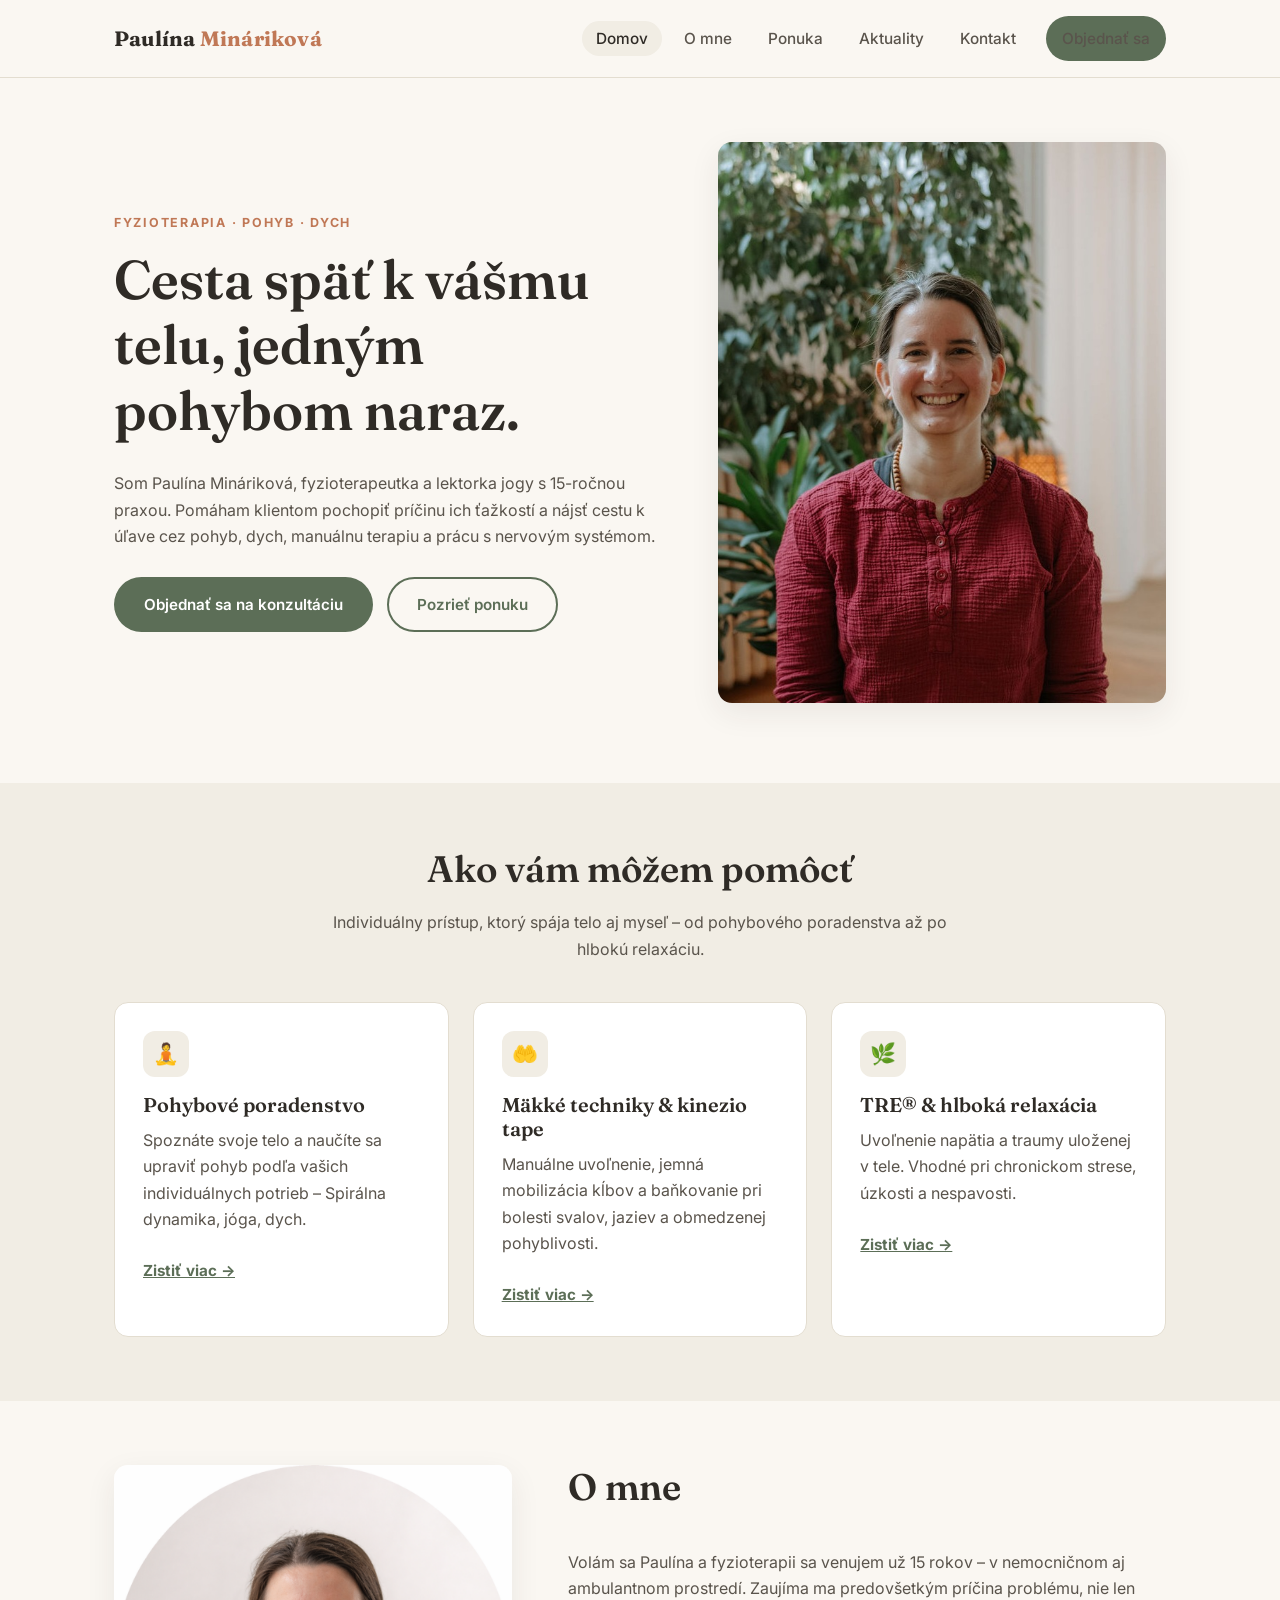
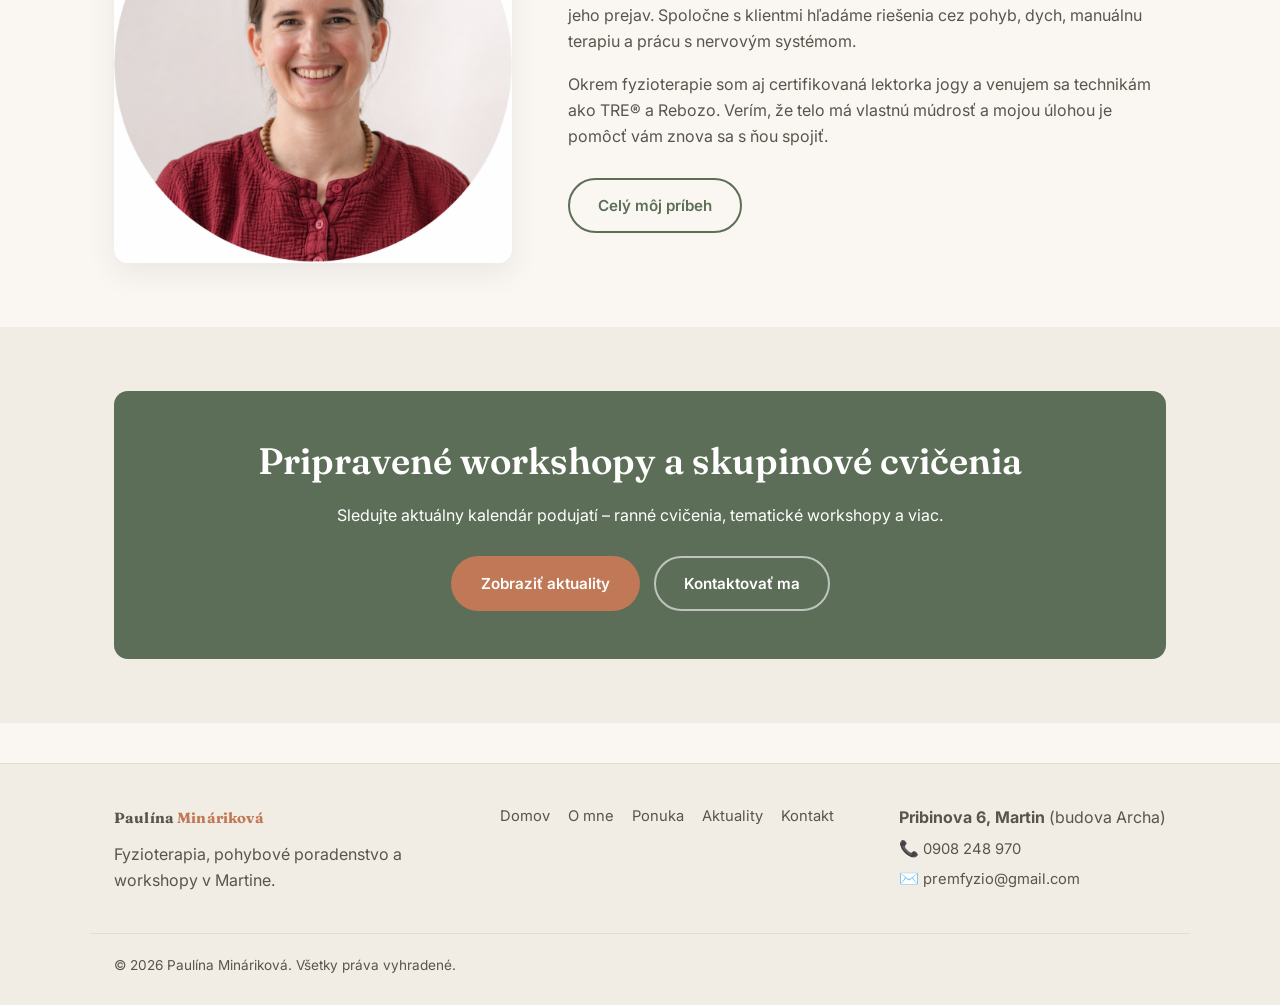
<file: index.html>
<!DOCTYPE html>
<html lang="sk">
<head>
<meta charset="UTF-8">
<meta name="viewport" content="width=device-width, initial-scale=1.0">
<title>Paulína Mináriková | Fyzioterapia &amp; pohybové poradenstvo, Martin</title>
<meta name="description" content="Paulína Mináriková – fyzioterapeutka a lektorka jogy v Martine. Individuálne pohybové poradenstvo, mäkké techniky, TRE, hlboká relaxácia a workshopy.">
<link rel="icon" href="images/favicon.svg" type="image/svg+xml">
<link rel="preconnect" href="https://fonts.googleapis.com">
<link rel="preconnect" href="https://fonts.gstatic.com" crossorigin>
<link href="https://fonts.googleapis.com/css2?family=Fraunces:opsz,wght@9..144,500;9..144,600;9..144,700&family=Inter:wght@400;500;600;700&display=swap" rel="stylesheet">
<link rel="stylesheet" href="css/style.css">
</head>
<body>

<header class="site-header">
  <nav class="nav">
    <a href="index.html" class="brand">Paulína <span>Mináriková</span></a>
    <button class="nav-toggle" aria-label="Otvoriť menu"><span></span><span></span><span></span></button>
    <ul class="nav-links">
      <li><a href="index.html" aria-current="page">Domov</a></li>
      <li><a href="o-mne.html">O mne</a></li>
      <li><a href="ponuka.html">Ponuka</a></li>
      <li><a href="aktuality.html">Aktuality</a></li>
      <li><a href="kontakt.html">Kontakt</a></li>
      <li><a href="kontakt.html" class="btn btn-primary">Objednať sa</a></li>
    </ul>
  </nav>
</header>

<main>
  <section class="hero">
    <div class="container">
      <div>
        <div class="hero-eyebrow">Fyzioterapia · Pohyb · Dych</div>
        <h1>Cesta späť k vášmu telu, jedným pohybom naraz.</h1>
        <p>Som Paulína Mináriková, fyzioterapeutka a lektorka jogy s 15-ročnou praxou. Pomáham klientom pochopiť príčinu ich ťažkostí a nájsť cestu k úľave cez pohyb, dych, manuálnu terapiu a prácu s nervovým systémom.</p>
        <div class="hero-actions">
          <a href="kontakt.html" class="btn btn-primary">Objednať sa na konzultáciu</a>
          <a href="ponuka.html" class="btn btn-outline">Pozrieť ponuku</a>
        </div>
      </div>
      <div class="hero-photo">
        <img src="images/paulina-portrait.jpg" alt="Paulína Mináriková, fyzioterapeutka">
      </div>
    </div>
  </section>

  <section class="section-alt">
    <div class="container">
      <div class="section-head center">
        <h2>Ako vám môžem pomôcť</h2>
        <p>Individuálny prístup, ktorý spája telo aj myseľ – od pohybového poradenstva až po hlbokú relaxáciu.</p>
      </div>
      <div class="grid-3">
        <div class="card">
          <div class="icon-badge">🧘</div>
          <h3>Pohybové poradenstvo</h3>
          <p>Spoznáte svoje telo a naučíte sa upraviť pohyb podľa vašich individuálnych potrieb – Spirálna dynamika, jóga, dych.</p>
          <a href="ponuka.html" class="price-tag">Zistiť viac →</a>
        </div>
        <div class="card">
          <div class="icon-badge">🤲</div>
          <h3>Mäkké techniky &amp; kinezio tape</h3>
          <p>Manuálne uvoľnenie, jemná mobilizácia kĺbov a baňkovanie pri bolesti svalov, jaziev a obmedzenej pohyblivosti.</p>
          <a href="ponuka.html" class="price-tag">Zistiť viac →</a>
        </div>
        <div class="card">
          <div class="icon-badge">🌿</div>
          <h3>TRE® &amp; hlboká relaxácia</h3>
          <p>Uvoľnenie napätia a traumy uloženej v tele. Vhodné pri chronickom strese, úzkosti a nespavosti.</p>
          <a href="ponuka.html" class="price-tag">Zistiť viac →</a>
        </div>
      </div>
    </div>
  </section>

  <section>
    <div class="container about-teaser">
      <div class="about-grid">
        <div class="about-photo">
          <img src="images/paulina-square.png" alt="Paulína Mináriková pri práci">
        </div>
        <div>
          <div class="section-head">
            <h2>O mne</h2>
          </div>
          <p>Volám sa Paulína a fyzioterapii sa venujem už 15 rokov – v nemocničnom aj ambulantnom prostredí. Zaujíma ma predovšetkým príčina problému, nie len jeho prejav. Spoločne s klientmi hľadáme riešenia cez pohyb, dych, manuálnu terapiu a prácu s nervovým systémom.</p>
          <p>Okrem fyzioterapie som aj certifikovaná lektorka jogy a venujem sa technikám ako TRE® a Rebozo. Verím, že telo má vlastnú múdrosť a mojou úlohou je pomôcť vám znova sa s ňou spojiť.</p>
          <div class="hero-actions">
            <a href="o-mne.html" class="btn btn-outline">Celý môj príbeh</a>
          </div>
        </div>
      </div>
    </div>
  </section>

  <section class="section-alt">
    <div class="container">
      <div class="cta-band">
        <h2>Pripravené workshopy a skupinové cvičenia</h2>
        <p>Sledujte aktuálny kalendár podujatí – ranné cvičenia, tematické workshopy a viac.</p>
        <div class="hero-actions" style="justify-content:center;">
          <a href="aktuality.html" class="btn btn-primary">Zobraziť aktuality</a>
          <a href="kontakt.html" class="btn btn-outline">Kontaktovať ma</a>
        </div>
      </div>
    </div>
  </section>
</main>

<footer class="site-footer">
  <div class="container footer-grid">
    <div>
      <a href="index.html" class="brand">Paulína <span>Mináriková</span></a>
      <p style="margin-top:10px;max-width:320px;">Fyzioterapia, pohybové poradenstvo a workshopy v Martine.</p>
    </div>
    <nav>
      <a href="index.html">Domov</a>
      <a href="o-mne.html">O mne</a>
      <a href="ponuka.html">Ponuka</a>
      <a href="aktuality.html">Aktuality</a>
      <a href="kontakt.html">Kontakt</a>
    </nav>
    <div>
      <p style="margin-bottom:4px;"><strong>Pribinova 6, Martin</strong> (budova Archa)</p>
      <p style="margin-bottom:4px;">📞 <a href="tel:+421908248970">0908 248 970</a></p>
      <p>✉️ <a href="mailto:premfyzio@gmail.com">premfyzio@gmail.com</a></p>
    </div>
  </div>
  <div class="container footer-bottom">
    © <span id="year"></span> Paulína Mináriková. Všetky práva vyhradené.
  </div>
</footer>

<script src="js/script.js"></script>
</body>
</html>
</file>
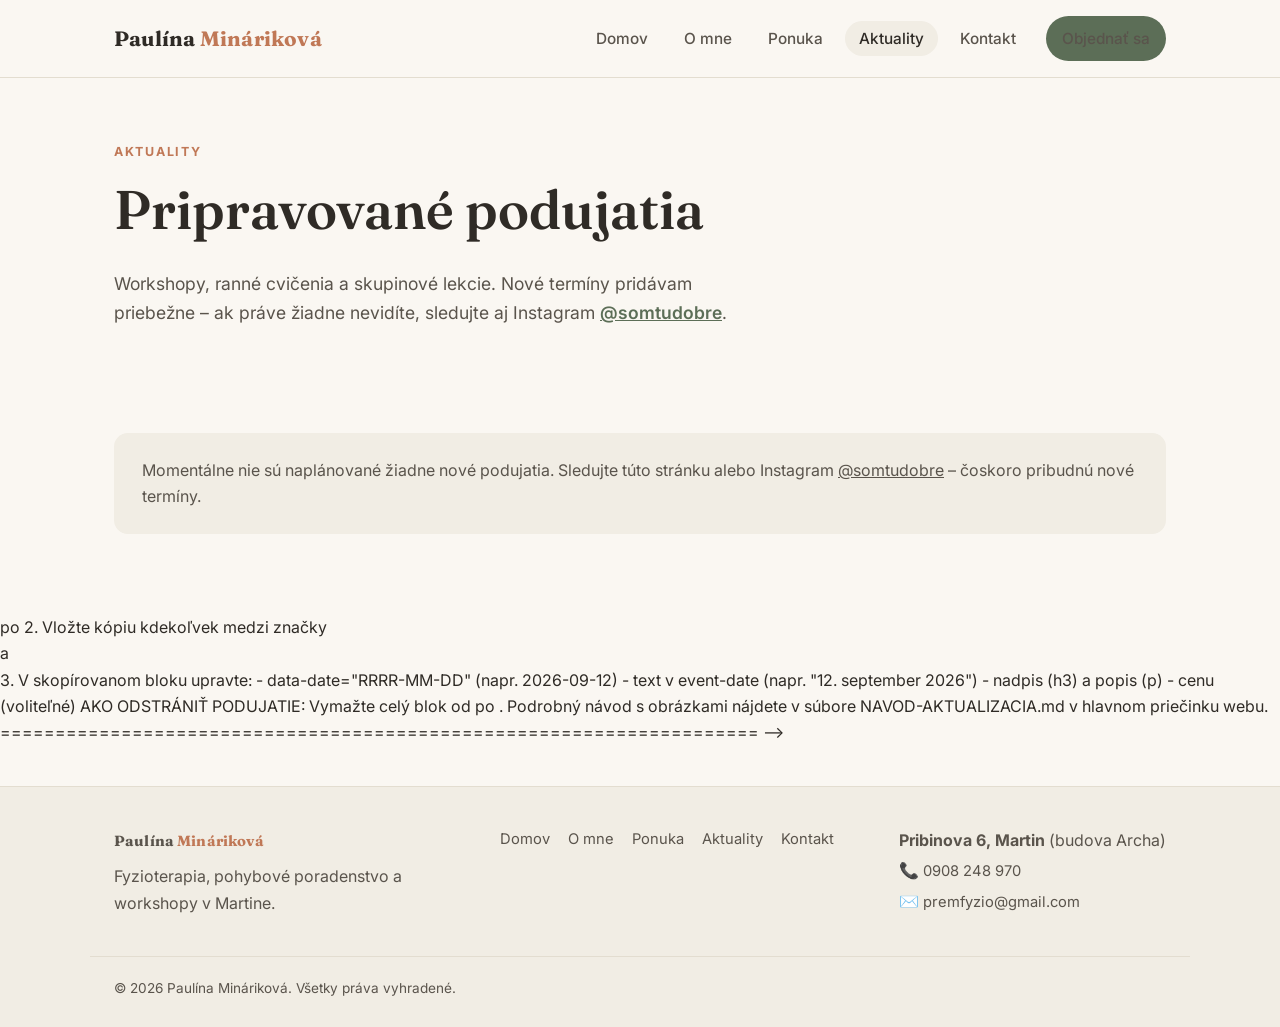
<file: aktuality.html>
<!DOCTYPE html>
<html lang="sk">
<head>
<meta charset="UTF-8">
<meta name="viewport" content="width=device-width, initial-scale=1.0">
<title>Aktuality a workshopy | Paulína Mináriková</title>
<meta name="description" content="Aktuálne plánované workshopy, ranné cvičenia a skupinové lekcie. Sledujte kalendár podujatí Paulíny Minárikovej.">
<link rel="icon" href="images/favicon.svg" type="image/svg+xml">
<link rel="preconnect" href="https://fonts.googleapis.com">
<link rel="preconnect" href="https://fonts.gstatic.com" crossorigin>
<link href="https://fonts.googleapis.com/css2?family=Fraunces:opsz,wght@9..144,500;9..144,600;9..144,700&family=Inter:wght@400;500;600;700&display=swap" rel="stylesheet">
<link rel="stylesheet" href="css/style.css">
</head>
<body>

<header class="site-header">
  <nav class="nav">
    <a href="index.html" class="brand">Paulína <span>Mináriková</span></a>
    <button class="nav-toggle" aria-label="Otvoriť menu"><span></span><span></span><span></span></button>
    <ul class="nav-links">
      <li><a href="index.html">Domov</a></li>
      <li><a href="o-mne.html">O mne</a></li>
      <li><a href="ponuka.html">Ponuka</a></li>
      <li><a href="aktuality.html" aria-current="page">Aktuality</a></li>
      <li><a href="kontakt.html">Kontakt</a></li>
      <li><a href="kontakt.html" class="btn btn-primary">Objednať sa</a></li>
    </ul>
  </nav>
</header>

<main>
  <section style="padding-bottom:0;">
    <div class="container">
      <div class="hero-eyebrow">Aktuality</div>
      <h1>Pripravované podujatia</h1>
      <p style="max-width:640px;font-size:1.1rem;">Workshopy, ranné cvičenia a skupinové lekcie. Nové termíny pridávam priebežne – ak práve žiadne nevidíte, sledujte aj Instagram <a href="https://www.instagram.com/somtudobre/" target="_blank" rel="noopener" style="color:var(--color-sage-dark);font-weight:600;">@somtudobre</a>.</p>
    </div>
  </section>

  <section>
    <div class="container">

      <div id="upcoming-events" class="events-grid"></div>
      <p id="no-events-msg" class="empty-msg">Momentálne nie sú naplánované žiadne nové podujatia. Sledujte túto stránku alebo Instagram <a href="https://www.instagram.com/somtudobre/" target="_blank" rel="noopener">@somtudobre</a> – čoskoro pribudnú nové termíny.</p>

      <details id="past-events-section" class="past-section">
        <summary>Archív minulých podujatí</summary>
        <div id="past-events" class="events-grid"></div>
      </details>

    </div>
  </section>
</main>

<!-- =====================================================================
     ÚDAJE O PODUJATIACH
     -----------------------------------------------------------------
     Toto je JEDINÉ miesto, ktoré treba upravovať pri pridávaní alebo
     mazaní podujatí. Stránka si sama zoradí podujatia podľa dátumu a
     presunie tie, ktoré už prebehli, do "Archívu" nižšie – nemusíte
     nič presúvať ručne.

     AKO PRIDAŤ NOVÉ PODUJATIE:
     1. Skopírujte celý blok od <!-- EVENT START --> po <!-- EVENT END -->
     2. Vložte kópiu kdekoľvek medzi značky <div id="events-data"> a </div>
     3. V skopírovanom bloku upravte:
          - data-date="RRRR-MM-DD"   (napr. 2026-09-12)
          - text v event-date        (napr. "12. september 2026")
          - nadpis (h3) a popis (p)
          - cenu (voliteľné)

     AKO ODSTRÁNIŤ PODUJATIE:
     Vymažte celý blok od <!-- EVENT START --> po <!-- EVENT END -->.

     Podrobný návod s obrázkami nájdete v súbore NAVOD-AKTUALIZACIA.md
     v hlavnom priečinku webu.
===================================================================== -->
<div id="events-data" style="display:none">

  <!-- EVENT START -->
  <div class="event-card" data-date="2026-08-20">
    <div class="event-date">20. august 2026</div>
    <h3 class="event-title">Workshop: Krčná chrbtica</h3>
    <p class="event-desc">Praktický workshop zameraný na stuhnutosť krčnej chrbtice a bolesti hlavy súvisiace s napätím. Miesto: budova Archa, Pribinova 6, Martin.</p>
    <span class="event-price">25 €</span>
  </div>
  <!-- EVENT END -->

  <!-- EVENT START -->
  <div class="event-card" data-date="2026-09-03">
    <div class="event-date">3. september 2026</div>
    <h3 class="event-title">Ranné cvičenia – nová séria</h3>
    <p class="event-desc">Utorky, štvrtky a soboty od 7:00 do 8:00. Jóga, posilňovanie, rovnováha a koordinácia. Každé ôsme cvičenie zdarma.</p>
    <span class="event-price">8 € / lekcia</span>
  </div>
  <!-- EVENT END -->

  <!-- EVENT START -->
  <div class="event-card" data-date="2026-07-16">
    <div class="event-date">16. júl 2026</div>
    <h3 class="event-title">Workshop: Krčná chrbtica</h3>
    <p class="event-desc">Stuhnutosť, migrény a napätie v oblasti krku a ramien.</p>
    <span class="event-price">25 €</span>
  </div>
  <!-- EVENT END -->

  <!-- EVENT START -->
  <div class="event-card" data-date="2026-07-23">
    <div class="event-date">23. júl 2026</div>
    <h3 class="event-title">Workshop: Driekova chrbtica</h3>
    <p class="event-desc">Uvoľnenie napätia v drieku a práca so SI kĺbom.</p>
    <span class="event-price">25 €</span>
  </div>
  <!-- EVENT END -->

  <!-- EVENT START -->
  <div class="event-card" data-date="2026-07-30">
    <div class="event-date">30. júl 2026</div>
    <h3 class="event-title">Workshop: Zdravie očí</h3>
    <p class="event-desc">Cvičenia proti únave očí pri dlhodobej práci s obrazovkou.</p>
    <span class="event-price">25 €</span>
  </div>
  <!-- EVENT END -->

</div>

<footer class="site-footer">
  <div class="container footer-grid">
    <div>
      <a href="index.html" class="brand">Paulína <span>Mináriková</span></a>
      <p style="margin-top:10px;max-width:320px;">Fyzioterapia, pohybové poradenstvo a workshopy v Martine.</p>
    </div>
    <nav>
      <a href="index.html">Domov</a>
      <a href="o-mne.html">O mne</a>
      <a href="ponuka.html">Ponuka</a>
      <a href="aktuality.html">Aktuality</a>
      <a href="kontakt.html">Kontakt</a>
    </nav>
    <div>
      <p style="margin-bottom:4px;"><strong>Pribinova 6, Martin</strong> (budova Archa)</p>
      <p style="margin-bottom:4px;">📞 <a href="tel:+421908248970">0908 248 970</a></p>
      <p>✉️ <a href="mailto:premfyzio@gmail.com">premfyzio@gmail.com</a></p>
    </div>
  </div>
  <div class="container footer-bottom">
    © <span id="year"></span> Paulína Mináriková. Všetky práva vyhradené.
  </div>
</footer>

<script src="js/script.js"></script>
</body>
</html>
</file>
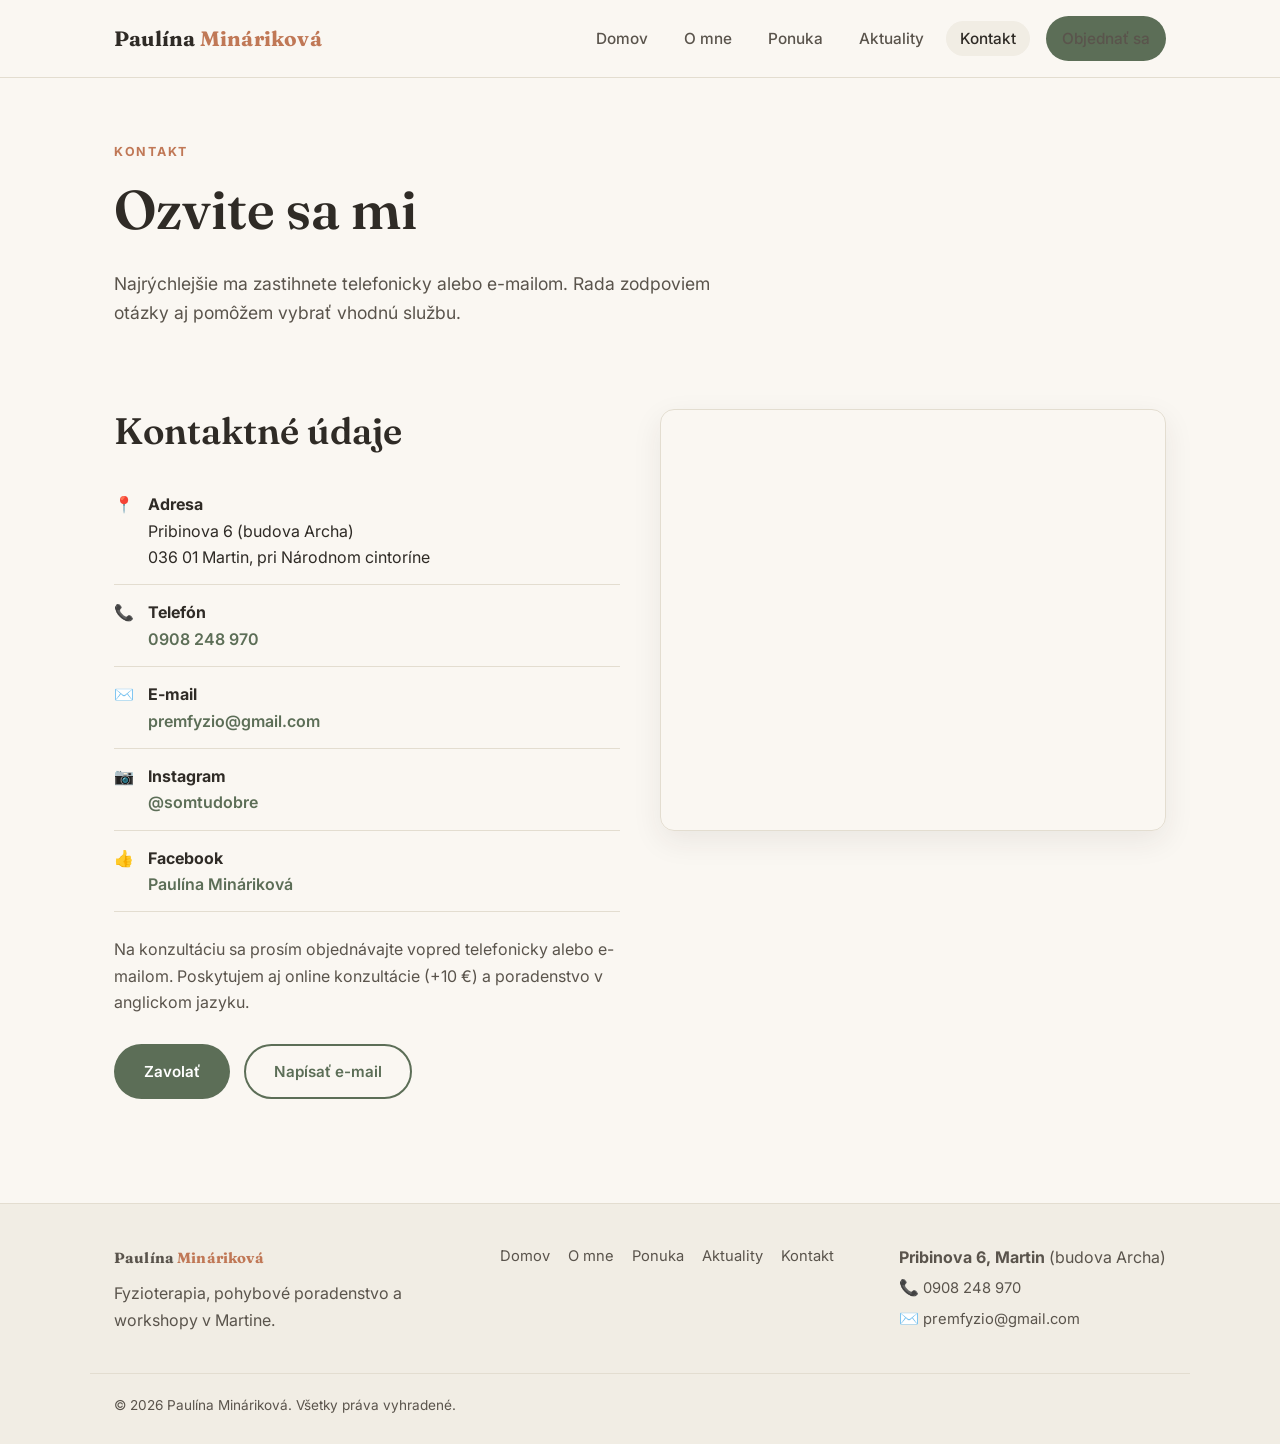
<file: kontakt.html>
<!DOCTYPE html>
<html lang="sk">
<head>
<meta charset="UTF-8">
<meta name="viewport" content="width=device-width, initial-scale=1.0">
<title>Kontakt | Paulína Mináriková</title>
<meta name="description" content="Kontaktujte Paulínu Minárikovú – fyzioterapeutka v Martine. Adresa, telefón, e-mail a mapa.">
<link rel="icon" href="images/favicon.svg" type="image/svg+xml">
<link rel="preconnect" href="https://fonts.googleapis.com">
<link rel="preconnect" href="https://fonts.gstatic.com" crossorigin>
<link href="https://fonts.googleapis.com/css2?family=Fraunces:opsz,wght@9..144,500;9..144,600;9..144,700&family=Inter:wght@400;500;600;700&display=swap" rel="stylesheet">
<link rel="stylesheet" href="css/style.css">
</head>
<body>

<header class="site-header">
  <nav class="nav">
    <a href="index.html" class="brand">Paulína <span>Mináriková</span></a>
    <button class="nav-toggle" aria-label="Otvoriť menu"><span></span><span></span><span></span></button>
    <ul class="nav-links">
      <li><a href="index.html">Domov</a></li>
      <li><a href="o-mne.html">O mne</a></li>
      <li><a href="ponuka.html">Ponuka</a></li>
      <li><a href="aktuality.html">Aktuality</a></li>
      <li><a href="kontakt.html" aria-current="page">Kontakt</a></li>
      <li><a href="kontakt.html" class="btn btn-primary">Objednať sa</a></li>
    </ul>
  </nav>
</header>

<main>
  <section style="padding-bottom:0;">
    <div class="container">
      <div class="hero-eyebrow">Kontakt</div>
      <h1>Ozvite sa mi</h1>
      <p style="max-width:640px;font-size:1.1rem;">Najrýchlejšie ma zastihnete telefonicky alebo e-mailom. Rada zodpoviem otázky aj pomôžem vybrať vhodnú službu.</p>
    </div>
  </section>

  <section>
    <div class="container contact-grid">
      <div>
        <h2>Kontaktné údaje</h2>
        <ul class="contact-list">
          <li>
            <div>📍</div>
            <div>
              <strong>Adresa</strong><br>
              Pribinova 6 (budova Archa)<br>
              036 01 Martin, pri Národnom cintoríne
            </div>
          </li>
          <li>
            <div>📞</div>
            <div>
              <strong>Telefón</strong><br>
              <a href="tel:+421908248970">0908 248 970</a>
            </div>
          </li>
          <li>
            <div>✉️</div>
            <div>
              <strong>E-mail</strong><br>
              <a href="mailto:premfyzio@gmail.com">premfyzio@gmail.com</a>
            </div>
          </li>
          <li>
            <div>📷</div>
            <div>
              <strong>Instagram</strong><br>
              <a href="https://www.instagram.com/somtudobre/" target="_blank" rel="noopener">@somtudobre</a>
            </div>
          </li>
          <li>
            <div>👍</div>
            <div>
              <strong>Facebook</strong><br>
              <a href="https://www.facebook.com/paulina.minarikova.7/" target="_blank" rel="noopener">Paulína Mináriková</a>
            </div>
          </li>
        </ul>
        <p>Na konzultáciu sa prosím objednávajte vopred telefonicky alebo e-mailom. Poskytujem aj online konzultácie (+10 €) a poradenstvo v anglickom jazyku.</p>
        <div class="hero-actions">
          <a href="tel:+421908248970" class="btn btn-primary">Zavolať</a>
          <a href="mailto:premfyzio@gmail.com" class="btn btn-outline">Napísať e-mail</a>
        </div>
      </div>

      <div class="map-wrap">
        <iframe
          src="https://www.google.com/maps?q=Pribinova+6,+036+01+Martin,+Archa&output=embed"
          loading="lazy"
          referrerpolicy="no-referrer-when-downgrade"
          title="Mapa – Pribinova 6, Martin (budova Archa)">
        </iframe>
      </div>
    </div>
  </section>
</main>

<footer class="site-footer">
  <div class="container footer-grid">
    <div>
      <a href="index.html" class="brand">Paulína <span>Mináriková</span></a>
      <p style="margin-top:10px;max-width:320px;">Fyzioterapia, pohybové poradenstvo a workshopy v Martine.</p>
    </div>
    <nav>
      <a href="index.html">Domov</a>
      <a href="o-mne.html">O mne</a>
      <a href="ponuka.html">Ponuka</a>
      <a href="aktuality.html">Aktuality</a>
      <a href="kontakt.html">Kontakt</a>
    </nav>
    <div>
      <p style="margin-bottom:4px;"><strong>Pribinova 6, Martin</strong> (budova Archa)</p>
      <p style="margin-bottom:4px;">📞 <a href="tel:+421908248970">0908 248 970</a></p>
      <p>✉️ <a href="mailto:premfyzio@gmail.com">premfyzio@gmail.com</a></p>
    </div>
  </div>
  <div class="container footer-bottom">
    © <span id="year"></span> Paulína Mináriková. Všetky práva vyhradené.
  </div>
</footer>

<script src="js/script.js"></script>
</body>
</html>
</file>
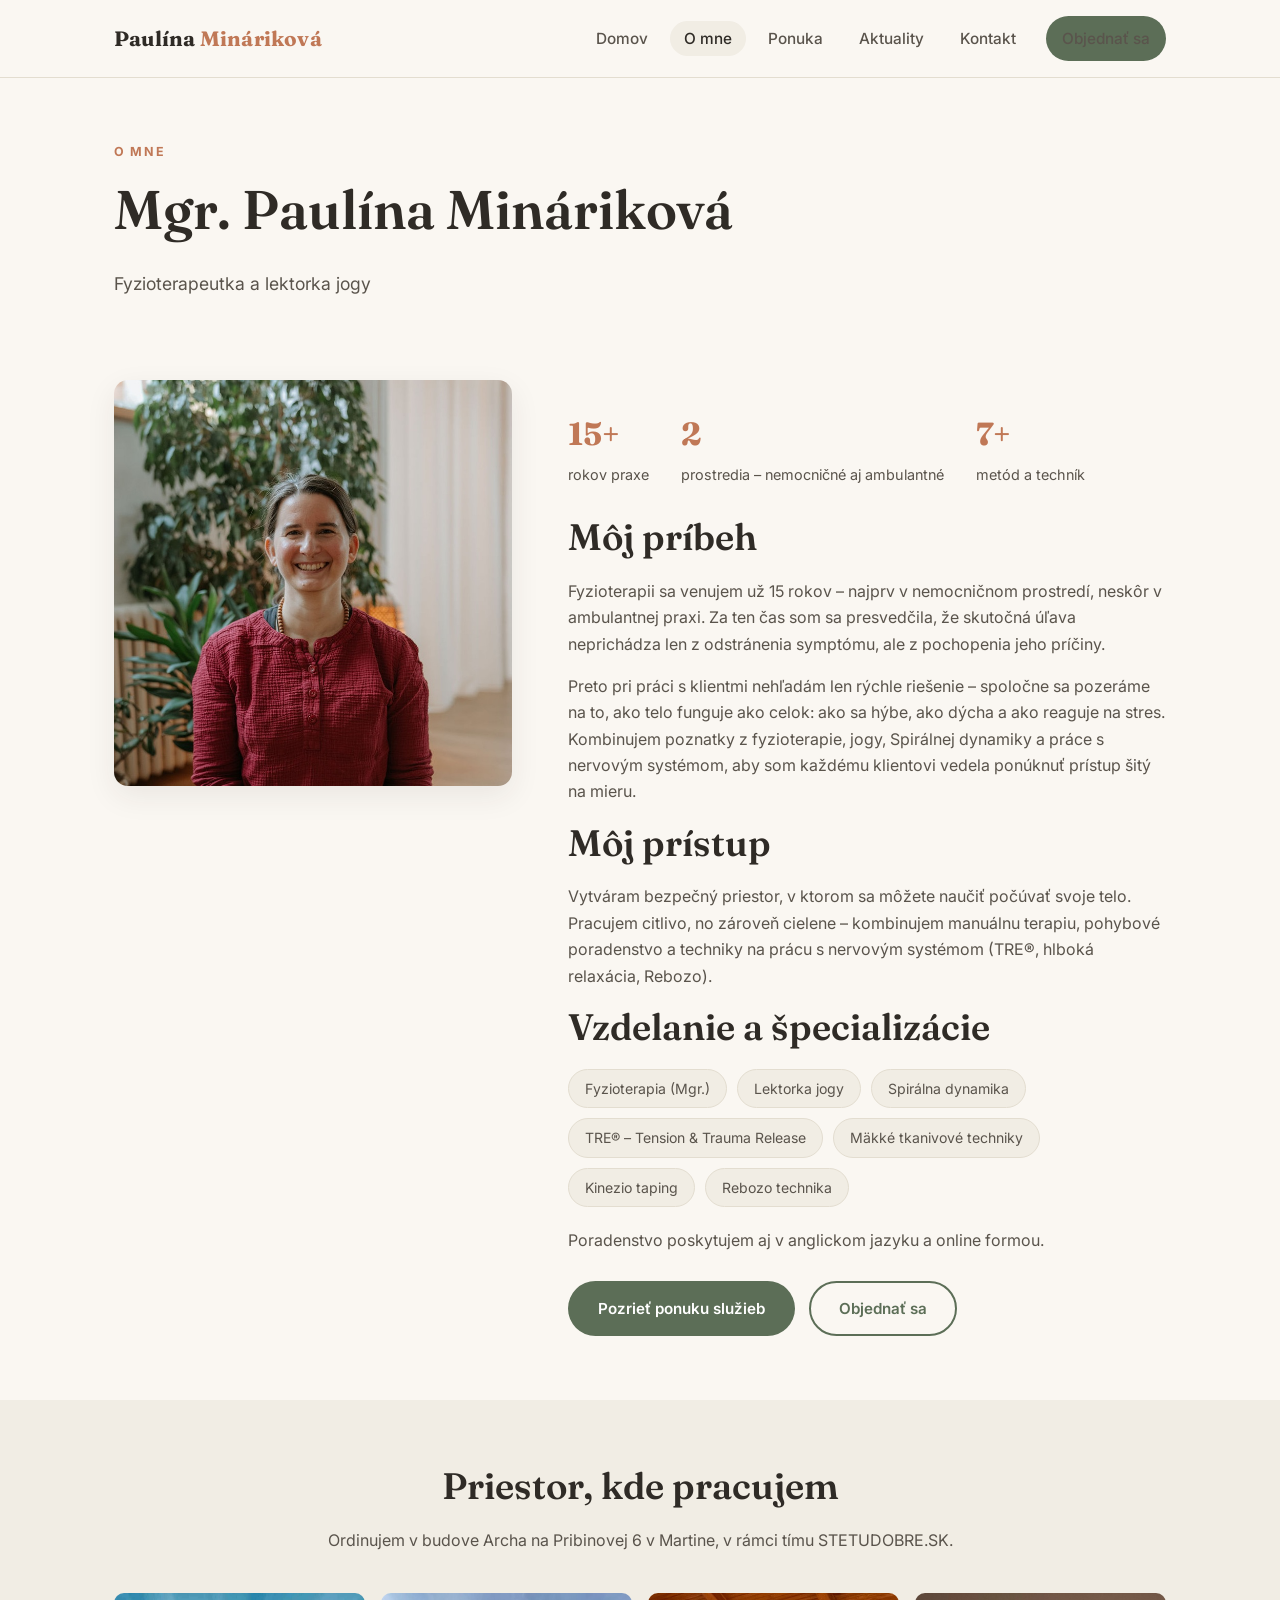
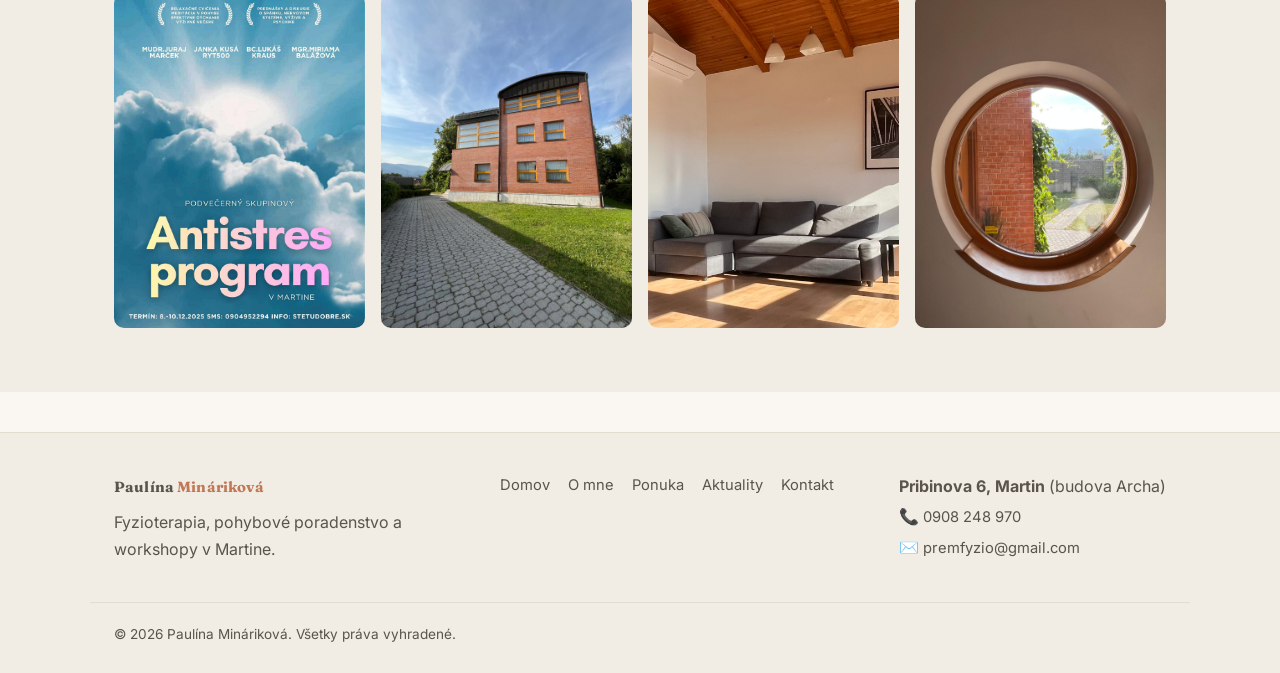
<file: o-mne.html>
<!DOCTYPE html>
<html lang="sk">
<head>
<meta charset="UTF-8">
<meta name="viewport" content="width=device-width, initial-scale=1.0">
<title>O mne | Paulína Mináriková</title>
<meta name="description" content="Mgr. Paulína Mináriková – fyzioterapeutka a lektorka jogy s 15-ročnou praxou. Prečítajte si môj príbeh a prístup k terapii.">
<link rel="icon" href="images/favicon.svg" type="image/svg+xml">
<link rel="preconnect" href="https://fonts.googleapis.com">
<link rel="preconnect" href="https://fonts.gstatic.com" crossorigin>
<link href="https://fonts.googleapis.com/css2?family=Fraunces:opsz,wght@9..144,500;9..144,600;9..144,700&family=Inter:wght@400;500;600;700&display=swap" rel="stylesheet">
<link rel="stylesheet" href="css/style.css">
</head>
<body>

<header class="site-header">
  <nav class="nav">
    <a href="index.html" class="brand">Paulína <span>Mináriková</span></a>
    <button class="nav-toggle" aria-label="Otvoriť menu"><span></span><span></span><span></span></button>
    <ul class="nav-links">
      <li><a href="index.html">Domov</a></li>
      <li><a href="o-mne.html" aria-current="page">O mne</a></li>
      <li><a href="ponuka.html">Ponuka</a></li>
      <li><a href="aktuality.html">Aktuality</a></li>
      <li><a href="kontakt.html">Kontakt</a></li>
      <li><a href="kontakt.html" class="btn btn-primary">Objednať sa</a></li>
    </ul>
  </nav>
</header>

<main>
  <section style="padding-bottom:0;">
    <div class="container">
      <div class="hero-eyebrow">O mne</div>
      <h1>Mgr. Paulína Mináriková</h1>
      <p style="max-width:640px;font-size:1.1rem;">Fyzioterapeutka a lektorka jogy</p>
    </div>
  </section>

  <section>
    <div class="container about-grid">
      <div class="about-photo">
        <img src="images/paulina-portrait.jpg" alt="Paulína Mináriková">
      </div>
      <div>
        <div class="stat-row">
          <div class="stat"><strong>15+</strong><span>rokov praxe</span></div>
          <div class="stat"><strong>2</strong><span>prostredia – nemocničné aj ambulantné</span></div>
          <div class="stat"><strong>7+</strong><span>metód a techník</span></div>
        </div>

        <h2>Môj príbeh</h2>
        <p>Fyzioterapii sa venujem už 15 rokov – najprv v nemocničnom prostredí, neskôr v ambulantnej praxi. Za ten čas som sa presvedčila, že skutočná úľava neprichádza len z odstránenia symptómu, ale z pochopenia jeho príčiny.</p>
        <p>Preto pri práci s klientmi nehľadám len rýchle riešenie – spoločne sa pozeráme na to, ako telo funguje ako celok: ako sa hýbe, ako dýcha a ako reaguje na stres. Kombinujem poznatky z fyzioterapie, jogy, Spirálnej dynamiky a práce s nervovým systémom, aby som každému klientovi vedela ponúknuť prístup šitý na mieru.</p>

        <h2>Môj prístup</h2>
        <p>Vytváram bezpečný priestor, v ktorom sa môžete naučiť počúvať svoje telo. Pracujem citlivo, no zároveň cielene – kombinujem manuálnu terapiu, pohybové poradenstvo a techniky na prácu s nervovým systémom (TRE®, hlboká relaxácia, Rebozo).</p>

        <h2>Vzdelanie a špecializácie</h2>
        <div class="pill-list">
          <span class="pill">Fyzioterapia (Mgr.)</span>
          <span class="pill">Lektorka jogy</span>
          <span class="pill">Spirálna dynamika</span>
          <span class="pill">TRE® – Tension &amp; Trauma Release</span>
          <span class="pill">Mäkké tkanivové techniky</span>
          <span class="pill">Kinezio taping</span>
          <span class="pill">Rebozo technika</span>
        </div>

        <p>Poradenstvo poskytujem aj v anglickom jazyku a online formou.</p>

        <div class="hero-actions">
          <a href="ponuka.html" class="btn btn-primary">Pozrieť ponuku služieb</a>
          <a href="kontakt.html" class="btn btn-outline">Objednať sa</a>
        </div>
      </div>
    </div>
  </section>

  <section class="section-alt">
    <div class="container">
      <div class="section-head center">
        <h2>Priestor, kde pracujem</h2>
        <p>Ordinujem v budove Archa na Pribinovej 6 v Martine, v rámci tímu STETUDOBRE.SK.</p>
      </div>
      <div class="gallery">
        <img src="images/studio-1.jpg" alt="Priestor štúdia STETUDOBRE.SK">
        <img src="images/studio-2.jpg" alt="Priestor štúdia STETUDOBRE.SK">
        <img src="images/studio-3.jpg" alt="Priestor štúdia STETUDOBRE.SK">
        <img src="images/studio-4.jpg" alt="Priestor štúdia STETUDOBRE.SK">
      </div>
    </div>
  </section>
</main>

<footer class="site-footer">
  <div class="container footer-grid">
    <div>
      <a href="index.html" class="brand">Paulína <span>Mináriková</span></a>
      <p style="margin-top:10px;max-width:320px;">Fyzioterapia, pohybové poradenstvo a workshopy v Martine.</p>
    </div>
    <nav>
      <a href="index.html">Domov</a>
      <a href="o-mne.html">O mne</a>
      <a href="ponuka.html">Ponuka</a>
      <a href="aktuality.html">Aktuality</a>
      <a href="kontakt.html">Kontakt</a>
    </nav>
    <div>
      <p style="margin-bottom:4px;"><strong>Pribinova 6, Martin</strong> (budova Archa)</p>
      <p style="margin-bottom:4px;">📞 <a href="tel:+421908248970">0908 248 970</a></p>
      <p>✉️ <a href="mailto:premfyzio@gmail.com">premfyzio@gmail.com</a></p>
    </div>
  </div>
  <div class="container footer-bottom">
    © <span id="year"></span> Paulína Mináriková. Všetky práva vyhradené.
  </div>
</footer>

<script src="js/script.js"></script>
</body>
</html>
</file>
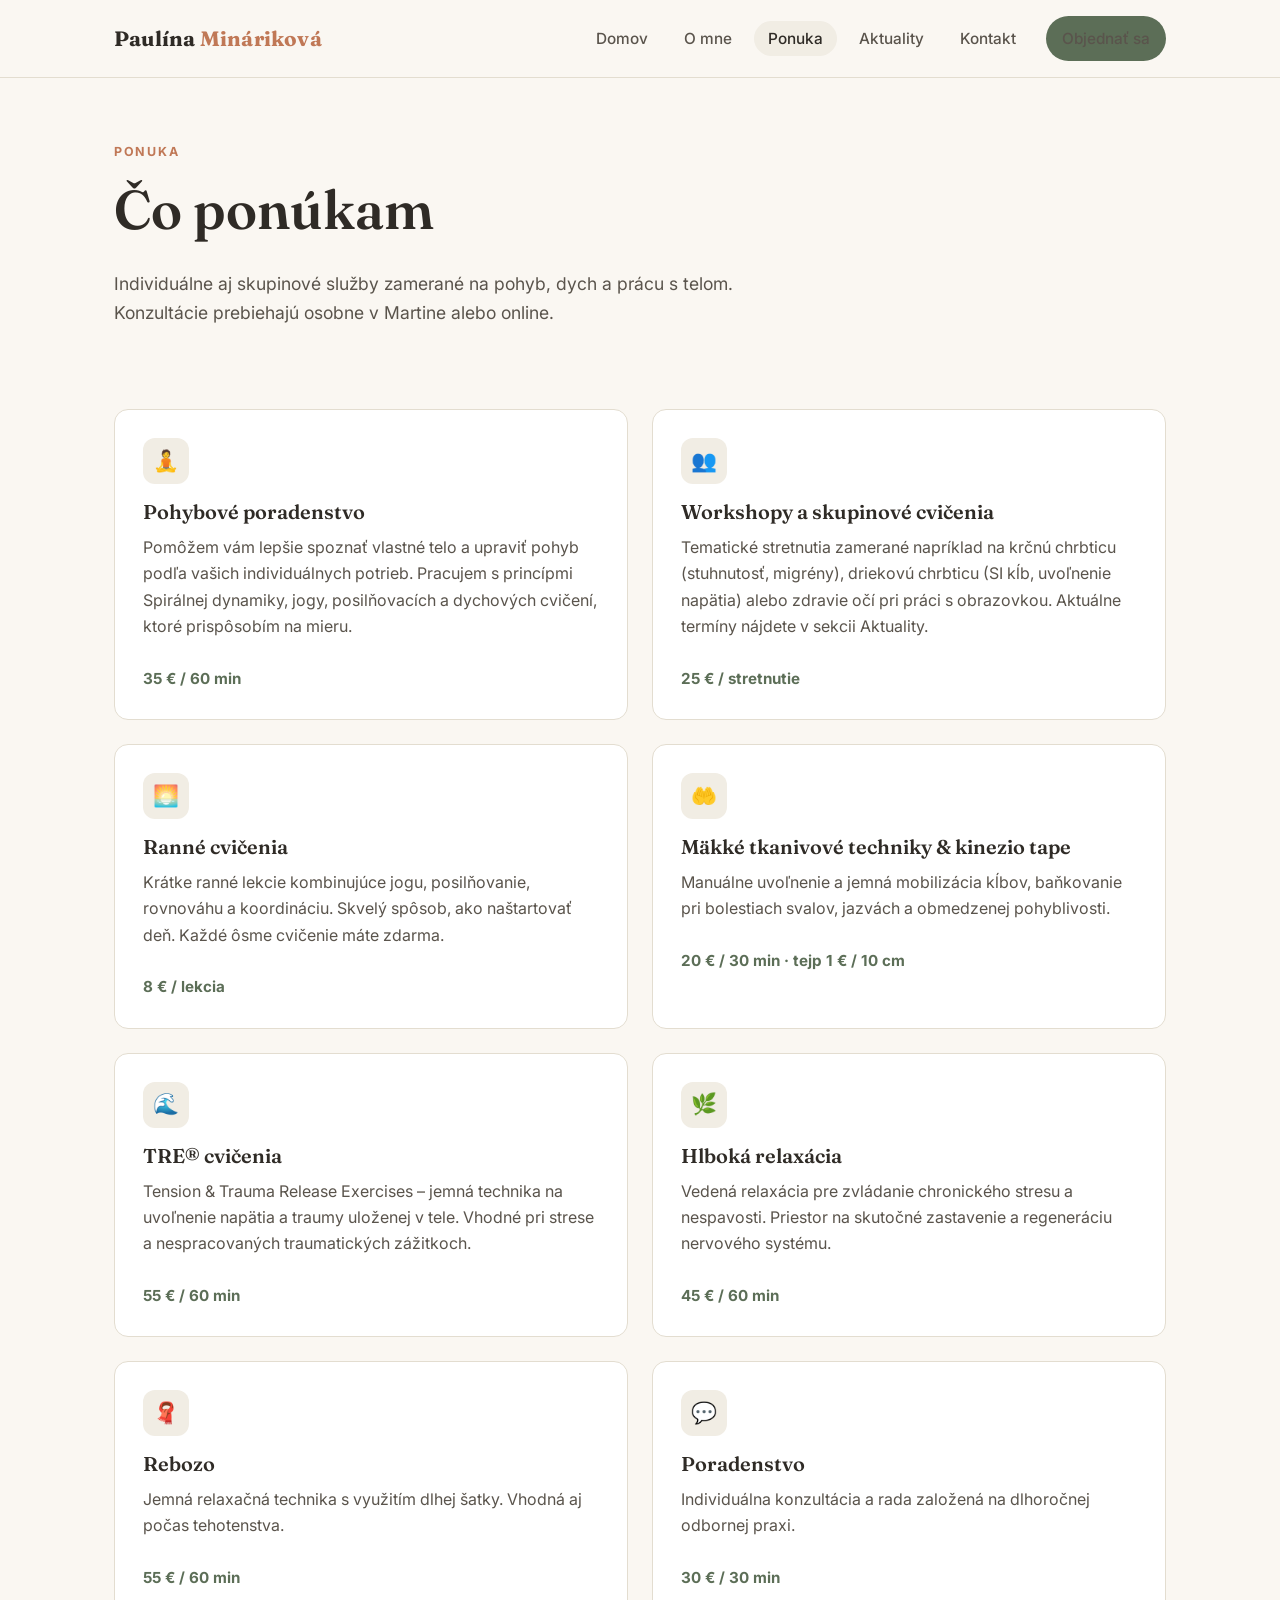
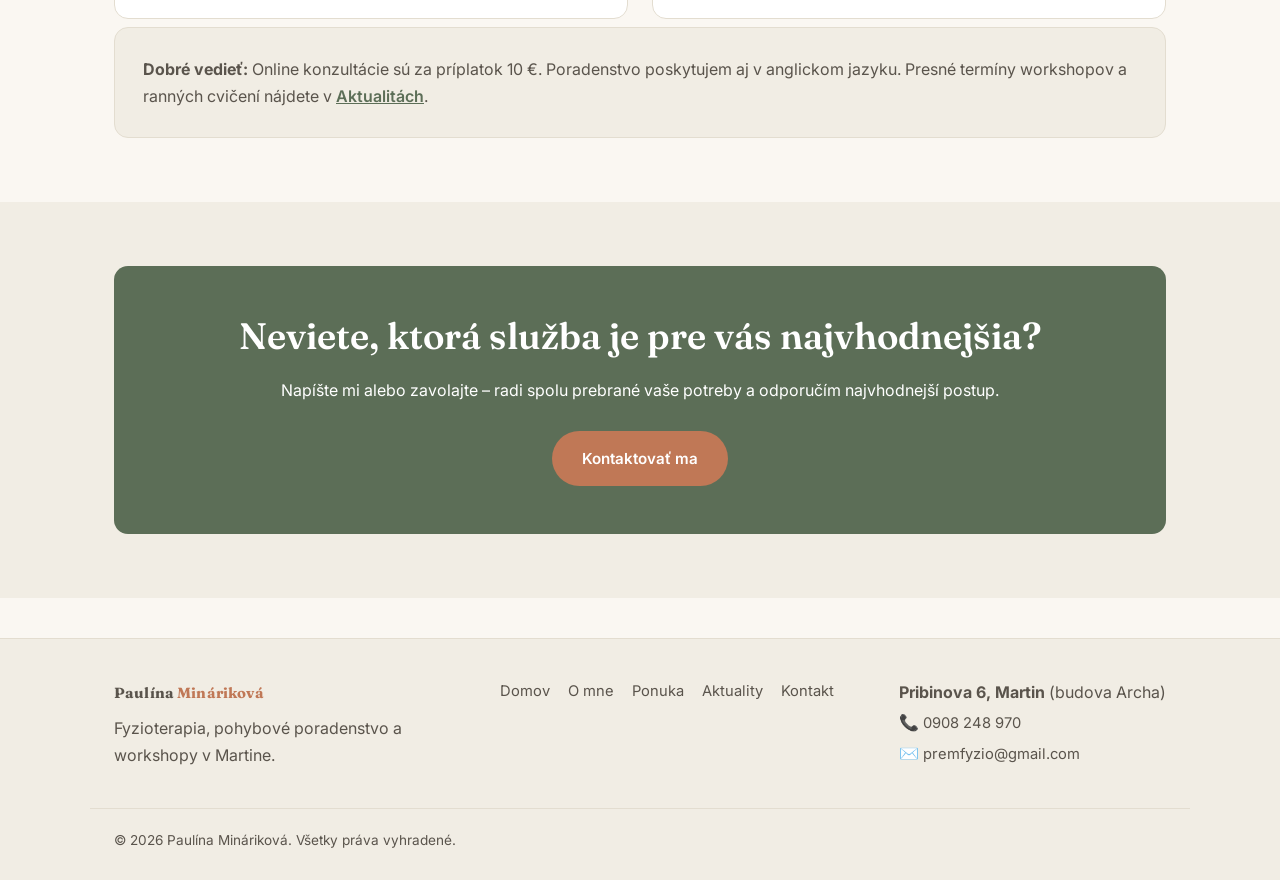
<file: ponuka.html>
<!DOCTYPE html>
<html lang="sk">
<head>
<meta charset="UTF-8">
<meta name="viewport" content="width=device-width, initial-scale=1.0">
<title>Ponuka služieb | Paulína Mináriková</title>
<meta name="description" content="Pohybové poradenstvo, mäkké techniky, kinezio taping, TRE, hlboká relaxácia, Rebozo a workshopy – cenník a popis služieb.">
<link rel="icon" href="images/favicon.svg" type="image/svg+xml">
<link rel="preconnect" href="https://fonts.googleapis.com">
<link rel="preconnect" href="https://fonts.gstatic.com" crossorigin>
<link href="https://fonts.googleapis.com/css2?family=Fraunces:opsz,wght@9..144,500;9..144,600;9..144,700&family=Inter:wght@400;500;600;700&display=swap" rel="stylesheet">
<link rel="stylesheet" href="css/style.css">
</head>
<body>

<header class="site-header">
  <nav class="nav">
    <a href="index.html" class="brand">Paulína <span>Mináriková</span></a>
    <button class="nav-toggle" aria-label="Otvoriť menu"><span></span><span></span><span></span></button>
    <ul class="nav-links">
      <li><a href="index.html">Domov</a></li>
      <li><a href="o-mne.html">O mne</a></li>
      <li><a href="ponuka.html" aria-current="page">Ponuka</a></li>
      <li><a href="aktuality.html">Aktuality</a></li>
      <li><a href="kontakt.html">Kontakt</a></li>
      <li><a href="kontakt.html" class="btn btn-primary">Objednať sa</a></li>
    </ul>
  </nav>
</header>

<main>
  <section style="padding-bottom:0;">
    <div class="container">
      <div class="hero-eyebrow">Ponuka</div>
      <h1>Čo ponúkam</h1>
      <p style="max-width:640px;font-size:1.1rem;">Individuálne aj skupinové služby zamerané na pohyb, dych a prácu s telom. Konzultácie prebiehajú osobne v Martine alebo online.</p>
    </div>
  </section>

  <section>
    <div class="container grid-2">

      <div class="card">
        <div class="icon-badge">🧘</div>
        <h3>Pohybové poradenstvo</h3>
        <p>Pomôžem vám lepšie spoznať vlastné telo a upraviť pohyb podľa vašich individuálnych potrieb. Pracujem s princípmi Spirálnej dynamiky, jogy, posilňovacích a dychových cvičení, ktoré prispôsobím na mieru.</p>
        <span class="price-tag">35 € / 60 min</span>
      </div>

      <div class="card">
        <div class="icon-badge">👥</div>
        <h3>Workshopy a skupinové cvičenia</h3>
        <p>Tematické stretnutia zamerané napríklad na krčnú chrbticu (stuhnutosť, migrény), driekovú chrbticu (SI kĺb, uvoľnenie napätia) alebo zdravie očí pri práci s obrazovkou. Aktuálne termíny nájdete v sekcii Aktuality.</p>
        <span class="price-tag">25 € / stretnutie</span>
      </div>

      <div class="card">
        <div class="icon-badge">🌅</div>
        <h3>Ranné cvičenia</h3>
        <p>Krátke ranné lekcie kombinujúce jogu, posilňovanie, rovnováhu a koordináciu. Skvelý spôsob, ako naštartovať deň. Každé ôsme cvičenie máte zdarma.</p>
        <span class="price-tag">8 € / lekcia</span>
      </div>

      <div class="card">
        <div class="icon-badge">🤲</div>
        <h3>Mäkké tkanivové techniky &amp; kinezio tape</h3>
        <p>Manuálne uvoľnenie a jemná mobilizácia kĺbov, baňkovanie pri bolestiach svalov, jazvách a obmedzenej pohyblivosti.</p>
        <span class="price-tag">20 € / 30 min · tejp 1 € / 10 cm</span>
      </div>

      <div class="card">
        <div class="icon-badge">🌊</div>
        <h3>TRE® cvičenia</h3>
        <p>Tension &amp; Trauma Release Exercises – jemná technika na uvoľnenie napätia a traumy uloženej v tele. Vhodné pri strese a nespracovaných traumatických zážitkoch.</p>
        <span class="price-tag">55 € / 60 min</span>
      </div>

      <div class="card">
        <div class="icon-badge">🌿</div>
        <h3>Hlboká relaxácia</h3>
        <p>Vedená relaxácia pre zvládanie chronického stresu a nespavosti. Priestor na skutočné zastavenie a regeneráciu nervového systému.</p>
        <span class="price-tag">45 € / 60 min</span>
      </div>

      <div class="card">
        <div class="icon-badge">🧣</div>
        <h3>Rebozo</h3>
        <p>Jemná relaxačná technika s využitím dlhej šatky. Vhodná aj počas tehotenstva.</p>
        <span class="price-tag">55 € / 60 min</span>
      </div>

      <div class="card">
        <div class="icon-badge">💬</div>
        <h3>Poradenstvo</h3>
        <p>Individuálna konzultácia a rada založená na dlhoročnej odbornej praxi.</p>
        <span class="price-tag">30 € / 30 min</span>
      </div>

    </div>

    <div class="container">
      <div class="card" style="margin-top:8px;background:var(--color-bg-alt);">
        <p style="margin:0;"><strong>Dobré vedieť:</strong> Online konzultácie sú za príplatok 10 €. Poradenstvo poskytujem aj v anglickom jazyku. Presné termíny workshopov a ranných cvičení nájdete v <a href="aktuality.html" style="color:var(--color-sage-dark);font-weight:600;">Aktualitách</a>.</p>
      </div>
    </div>
  </section>

  <section class="section-alt">
    <div class="container">
      <div class="cta-band">
        <h2>Neviete, ktorá služba je pre vás najvhodnejšia?</h2>
        <p>Napíšte mi alebo zavolajte – radi spolu prebrané vaše potreby a odporučím najvhodnejší postup.</p>
        <div class="hero-actions" style="justify-content:center;">
          <a href="kontakt.html" class="btn btn-primary">Kontaktovať ma</a>
        </div>
      </div>
    </div>
  </section>
</main>

<footer class="site-footer">
  <div class="container footer-grid">
    <div>
      <a href="index.html" class="brand">Paulína <span>Mináriková</span></a>
      <p style="margin-top:10px;max-width:320px;">Fyzioterapia, pohybové poradenstvo a workshopy v Martine.</p>
    </div>
    <nav>
      <a href="index.html">Domov</a>
      <a href="o-mne.html">O mne</a>
      <a href="ponuka.html">Ponuka</a>
      <a href="aktuality.html">Aktuality</a>
      <a href="kontakt.html">Kontakt</a>
    </nav>
    <div>
      <p style="margin-bottom:4px;"><strong>Pribinova 6, Martin</strong> (budova Archa)</p>
      <p style="margin-bottom:4px;">📞 <a href="tel:+421908248970">0908 248 970</a></p>
      <p>✉️ <a href="mailto:premfyzio@gmail.com">premfyzio@gmail.com</a></p>
    </div>
  </div>
  <div class="container footer-bottom">
    © <span id="year"></span> Paulína Mináriková. Všetky práva vyhradené.
  </div>
</footer>

<script src="js/script.js"></script>
</body>
</html>
</file>
<file: css/style.css>
/* ===================================================================
   Paulína Mináriková – fyzioterapia
   Farebná paleta: šalviová zelená / terakota / krémová
=================================================================== */

:root {
  --color-bg: #faf7f2;
  --color-bg-alt: #f1ede4;
  --color-sage: #7c8f77;
  --color-sage-dark: #5c6e57;
  --color-terracotta: #c07856;
  --color-ink: #2f2b26;
  --color-ink-soft: #5a544c;
  --color-line: #e3ddd0;
  --color-white: #ffffff;
  --font-serif: "Fraunces", Georgia, "Times New Roman", serif;
  --font-sans: "Inter", -apple-system, BlinkMacSystemFont, "Segoe UI", Roboto, sans-serif;
  --radius: 14px;
  --shadow: 0 10px 30px rgba(47, 43, 38, 0.08);
  --max-width: 1100px;
}

* { box-sizing: border-box; }

html { scroll-behavior: smooth; }

body {
  margin: 0;
  font-family: var(--font-sans);
  color: var(--color-ink);
  background: var(--color-bg);
  line-height: 1.65;
  -webkit-font-smoothing: antialiased;
}

img { max-width: 100%; display: block; }

a { color: inherit; }

h1, h2, h3, h4 {
  font-family: var(--font-serif);
  font-weight: 600;
  line-height: 1.2;
  margin: 0 0 0.5em;
  color: var(--color-ink);
}

h1 { font-size: clamp(2.2rem, 5vw, 3.4rem); }
h2 { font-size: clamp(1.6rem, 3vw, 2.3rem); }
h3 { font-size: 1.25rem; }

p { margin: 0 0 1em; color: var(--color-ink-soft); }

.container {
  max-width: var(--max-width);
  margin: 0 auto;
  padding: 0 24px;
}

/* ---------- buttons ---------- */
.btn {
  display: inline-flex;
  align-items: center;
  gap: 8px;
  padding: 13px 28px;
  border-radius: 999px;
  font-weight: 600;
  font-size: 0.95rem;
  text-decoration: none;
  border: 2px solid transparent;
  cursor: pointer;
  transition: transform 0.15s ease, box-shadow 0.15s ease, background 0.15s ease, color 0.15s ease;
}
.btn-primary {
  background: var(--color-sage-dark);
  color: var(--color-white);
}
.btn-primary:hover { background: var(--color-sage); box-shadow: var(--shadow); transform: translateY(-1px); }
.btn-outline {
  background: transparent;
  border-color: var(--color-sage-dark);
  color: var(--color-sage-dark);
}
.btn-outline:hover { background: var(--color-sage-dark); color: var(--color-white); }

/* ---------- header / nav ---------- */
.site-header {
  position: sticky;
  top: 0;
  z-index: 50;
  background: rgba(250, 247, 242, 0.92);
  backdrop-filter: blur(8px);
  border-bottom: 1px solid var(--color-line);
}
.nav {
  max-width: var(--max-width);
  margin: 0 auto;
  padding: 16px 24px;
  display: flex;
  align-items: center;
  justify-content: space-between;
}
.brand {
  font-family: var(--font-serif);
  font-size: 1.3rem;
  font-weight: 700;
  text-decoration: none;
  color: var(--color-ink);
  letter-spacing: 0.01em;
}
.brand span { color: var(--color-terracotta); }

.nav-links {
  display: flex;
  gap: 8px;
  list-style: none;
  margin: 0;
  padding: 0;
  align-items: center;
}
.nav-links a {
  text-decoration: none;
  padding: 8px 14px;
  border-radius: 999px;
  color: var(--color-ink-soft);
  font-weight: 500;
  font-size: 0.96rem;
  transition: background 0.15s ease, color 0.15s ease;
}
.nav-links a:hover,
.nav-links a[aria-current="page"] {
  background: var(--color-bg-alt);
  color: var(--color-ink);
}
.nav-links .btn { margin-left: 8px; }

.nav-toggle {
  display: none;
  background: none;
  border: none;
  cursor: pointer;
  padding: 8px;
}
.nav-toggle span {
  display: block;
  width: 24px;
  height: 2px;
  background: var(--color-ink);
  margin: 5px 0;
  transition: 0.2s;
}

@media (max-width: 800px) {
  .nav-toggle { display: block; }
  .nav-links {
    position: absolute;
    top: 100%;
    left: 0;
    right: 0;
    background: var(--color-bg);
    flex-direction: column;
    align-items: stretch;
    padding: 12px 24px 20px;
    border-bottom: 1px solid var(--color-line);
    display: none;
  }
  .nav-links.open { display: flex; }
  .nav-links a { padding: 12px 10px; }
  .nav-links .btn { margin-left: 0; text-align: center; justify-content: center; }
}

/* ---------- hero ---------- */
.hero {
  padding: 64px 0 80px;
}
.hero .container {
  display: grid;
  grid-template-columns: 1.1fr 0.9fr;
  gap: 56px;
  align-items: center;
}
.hero-eyebrow {
  text-transform: uppercase;
  letter-spacing: 0.14em;
  font-size: 0.78rem;
  font-weight: 700;
  color: var(--color-terracotta);
  margin-bottom: 14px;
}
.hero-actions { display: flex; gap: 14px; margin-top: 28px; flex-wrap: wrap; }
.hero-photo {
  border-radius: var(--radius);
  overflow: hidden;
  box-shadow: var(--shadow);
  aspect-ratio: 4 / 5;
}
.hero-photo img { width: 100%; height: 100%; object-fit: cover; }

@media (max-width: 800px) {
  .hero .container { grid-template-columns: 1fr; }
  .hero-photo { max-width: 380px; margin: 0 auto; }
}

/* ---------- sections ---------- */
section { padding: 64px 0; }
.section-alt { background: var(--color-bg-alt); }
.section-head { max-width: 640px; margin-bottom: 40px; }
.section-head.center { margin-left: auto; margin-right: auto; text-align: center; }

/* ---------- cards / grid ---------- */
.grid-3 {
  display: grid;
  grid-template-columns: repeat(3, 1fr);
  gap: 24px;
}
.grid-2 {
  display: grid;
  grid-template-columns: repeat(2, 1fr);
  gap: 24px;
}
@media (max-width: 800px) {
  .grid-3, .grid-2 { grid-template-columns: 1fr; }
}

.card {
  background: var(--color-white);
  border: 1px solid var(--color-line);
  border-radius: var(--radius);
  padding: 28px;
  transition: transform 0.15s ease, box-shadow 0.15s ease;
}
.card:hover { transform: translateY(-3px); box-shadow: var(--shadow); }

.icon-badge {
  width: 46px;
  height: 46px;
  border-radius: 12px;
  background: var(--color-bg-alt);
  color: var(--color-sage-dark);
  display: flex;
  align-items: center;
  justify-content: center;
  font-size: 1.3rem;
  margin-bottom: 16px;
}

.price-tag {
  display: inline-block;
  margin-top: 10px;
  font-weight: 700;
  color: var(--color-sage-dark);
  font-size: 0.95rem;
}

/* ---------- about page specifics ---------- */
.about-grid {
  display: grid;
  grid-template-columns: 0.8fr 1.2fr;
  gap: 56px;
  align-items: start;
}
.about-photo {
  border-radius: var(--radius);
  overflow: hidden;
  box-shadow: var(--shadow);
  position: sticky;
  top: 100px;
}
@media (max-width: 800px) {
  .about-grid { grid-template-columns: 1fr; }
  .about-photo { position: static; max-width: 380px; margin: 0 auto 24px; }
}

.stat-row {
  display: flex;
  gap: 32px;
  margin: 28px 0;
  flex-wrap: wrap;
}
.stat { }
.stat strong {
  display: block;
  font-family: var(--font-serif);
  font-size: 2rem;
  color: var(--color-terracotta);
}
.stat span { font-size: 0.9rem; color: var(--color-ink-soft); }

.pill-list { display: flex; flex-wrap: wrap; gap: 10px; margin: 20px 0; }
.pill {
  background: var(--color-bg-alt);
  border: 1px solid var(--color-line);
  padding: 7px 16px;
  border-radius: 999px;
  font-size: 0.88rem;
  color: var(--color-ink-soft);
}

/* ---------- gallery ---------- */
.gallery {
  display: grid;
  grid-template-columns: repeat(4, 1fr);
  gap: 16px;
}
.gallery img {
  border-radius: 10px;
  aspect-ratio: 3/4;
  object-fit: cover;
  width: 100%;
  height: 100%;
}
@media (max-width: 800px) {
  .gallery { grid-template-columns: repeat(2, 1fr); }
}

/* ---------- events / calendar ---------- */
.events-grid {
  display: grid;
  grid-template-columns: repeat(2, 1fr);
  gap: 20px;
  margin-top: 24px;
}
@media (max-width: 800px) {
  .events-grid { grid-template-columns: 1fr; }
}
.event-card {
  background: var(--color-white);
  border: 1px solid var(--color-line);
  border-left: 5px solid var(--color-terracotta);
  border-radius: var(--radius);
  padding: 24px 26px;
}
.event-date {
  font-weight: 700;
  color: var(--color-terracotta);
  font-size: 0.85rem;
  text-transform: uppercase;
  letter-spacing: 0.06em;
  margin-bottom: 8px;
}
.event-card h3 { margin-bottom: 8px; }
.event-card .event-price {
  display: inline-block;
  margin-top: 8px;
  font-weight: 700;
  color: var(--color-sage-dark);
  font-size: 0.9rem;
}

.past-section {
  margin-top: 48px;
  border-top: 1px solid var(--color-line);
  padding-top: 24px;
}
.past-section summary {
  cursor: pointer;
  font-weight: 600;
  color: var(--color-ink-soft);
  font-family: var(--font-serif);
  font-size: 1.1rem;
  margin-bottom: 16px;
}
.past-section .event-card {
  border-left-color: var(--color-line);
  opacity: 0.75;
}

.empty-msg {
  background: var(--color-bg-alt);
  border-radius: var(--radius);
  padding: 24px 28px;
  color: var(--color-ink-soft);
  display: none;
}

/* ---------- contact ---------- */
.contact-grid {
  display: grid;
  grid-template-columns: 1fr 1fr;
  gap: 40px;
  align-items: start;
}
@media (max-width: 800px) {
  .contact-grid { grid-template-columns: 1fr; }
}
.contact-list { list-style: none; margin: 24px 0; padding: 0; }
.contact-list li {
  display: flex;
  gap: 14px;
  align-items: flex-start;
  padding: 14px 0;
  border-bottom: 1px solid var(--color-line);
}
.contact-list a { text-decoration: none; color: var(--color-sage-dark); font-weight: 600; }
.map-wrap {
  border-radius: var(--radius);
  overflow: hidden;
  box-shadow: var(--shadow);
  border: 1px solid var(--color-line);
}
.map-wrap iframe { width: 100%; height: 420px; border: 0; display: block; }

/* ---------- CTA band ---------- */
.cta-band {
  background: var(--color-sage-dark);
  color: var(--color-white);
  border-radius: var(--radius);
  padding: 48px;
  text-align: center;
}
.cta-band h2, .cta-band p { color: var(--color-white); }
.cta-band .btn-primary { background: var(--color-terracotta); }
.cta-band .btn-primary:hover { background: #a8623f; }
.cta-band .btn-outline { border-color: rgba(255,255,255,0.6); color: var(--color-white); }
.cta-band .btn-outline:hover { background: rgba(255,255,255,0.15); }

/* ---------- footer ---------- */
.site-footer {
  background: var(--color-bg-alt);
  border-top: 1px solid var(--color-line);
  padding: 40px 0 28px;
  margin-top: 40px;
}
.footer-grid {
  display: flex;
  justify-content: space-between;
  flex-wrap: wrap;
  gap: 24px;
}
.footer-grid nav { display: flex; gap: 18px; flex-wrap: wrap; }
.footer-grid a { text-decoration: none; color: var(--color-ink-soft); font-size: 0.92rem; }
.footer-grid a:hover { color: var(--color-ink); }
.footer-bottom {
  margin-top: 24px;
  padding-top: 20px;
  border-top: 1px solid var(--color-line);
  font-size: 0.85rem;
  color: var(--color-ink-soft);
}

/* ---------- utility ---------- */
.text-center { text-align: center; }
.mt-0 { margin-top: 0; }
</file>
